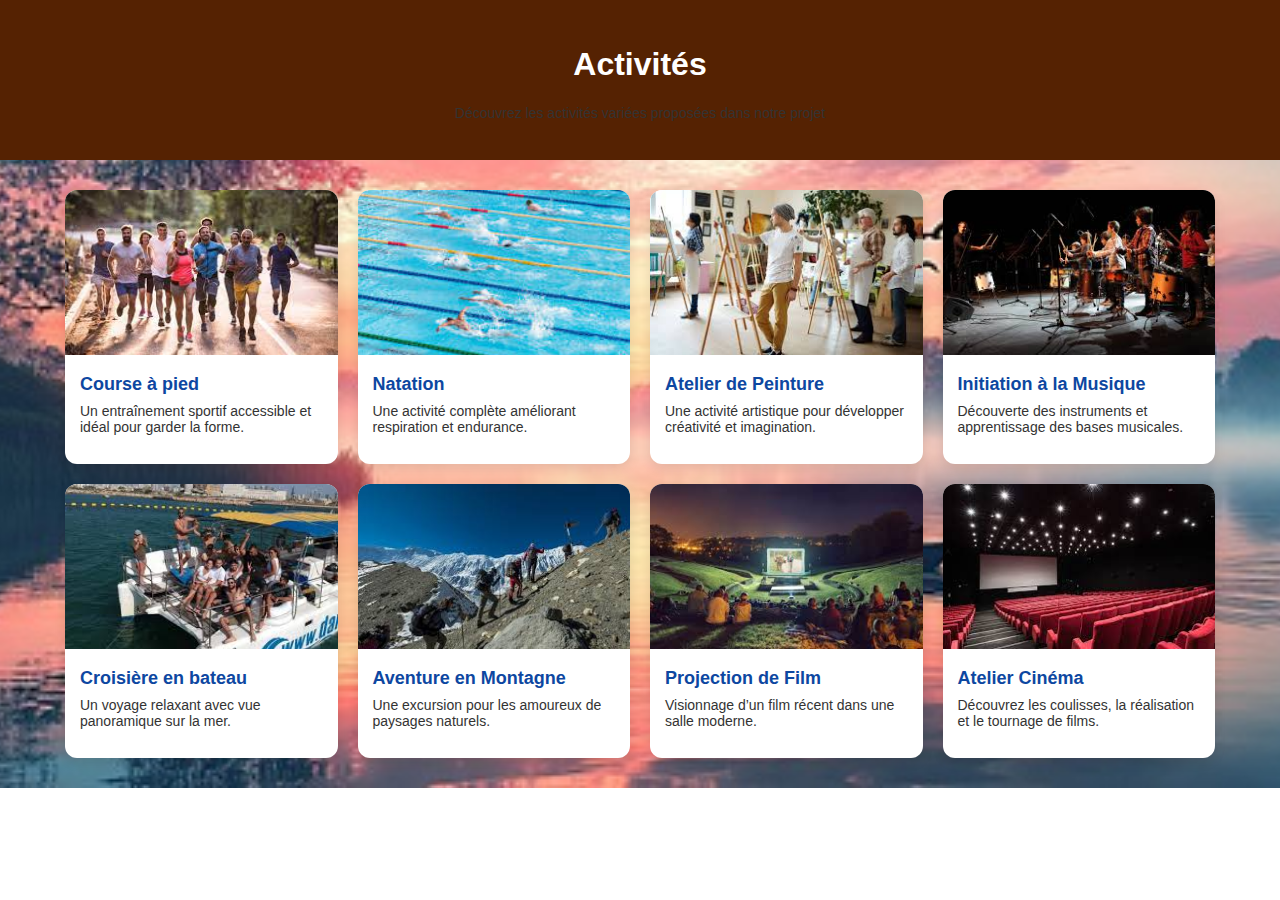
<file: activites.html>
<!DOCTYPE html>
<html lang="fr">
<head>
<meta charset="UTF-8">
<meta name="viewport" content="width=device-width, initial-scale=1.0">
<title>Activités Diverses</title>
<link rel="stylesheet" href="activites.css">
</head>
<body>

<header>
    <h1> Activités</h1>
    <p>Découvrez les activités variées proposées dans notre projet</p>
</header>

<div class="container">

    <!-- Activité Sportive 1 -->
    <div class="card">
        <img src="activite1.jpeg" alt="Course">
        <div class="content">
            <h3>Course à pied</h3>
            <p>Un entraînement sportif accessible et idéal pour garder la forme.</p>
        </div>
    </div>

    <!-- Activité Sportive 2 -->
    <div class="card">
        <img src="activite3.jpeg" alt="Natation">
        <div class="content">
            <h3>Natation</h3>
            <p>Une activité complète améliorant respiration et endurance.</p>
        </div>
    </div>

    <!-- Activité Art 1 -->
    <div class="card">
        <img src="activite5.jpeg" alt="Peinture">
        <div class="content">
            <h3>Atelier de Peinture</h3>
            <p>Une activité artistique pour développer créativité et imagination.</p>
        </div>
    </div>

    <!-- Activité Art 2 -->
    <div class="card">
        <img src="activite4.jpeg" alt="Musique">
        <div class="content">
            <h3>Initiation à la Musique</h3>
            <p>Découverte des instruments et apprentissage des bases musicales.</p>
        </div>
    </div>

    <!-- Activité Voyage 1 -->
    <div class="card">
        <img src="activite6.jpeg" alt="Croisière">
        <div class="content">
            <h3>Croisière en bateau</h3>
            <p>Un voyage relaxant avec vue panoramique sur la mer.</p>
        </div>
    </div>

    <!-- Activité Voyage 2 -->
    <div class="card">
        <img src="activite7.jpeg" alt="Aventure">
        <div class="content">
            <h3>Aventure en Montagne</h3>
            <p>Une excursion pour les amoureux de paysages naturels.</p>
        </div>
    </div>

    <!-- Activité Cinéma 1 -->
    <div class="card">
        <img src="activite8.jpeg" alt="Cinéma">
        <div class="content">
            <h3>Projection de Film</h3>
            <p>Visionnage d’un film récent dans une salle moderne.</p>
        </div>
    </div>

    <!-- Activité Cinéma 2 -->
    <div class="card">
        <img src="activite2.jpeg" alt="Making-of">
        <div class="content">
            <h3>Atelier Cinéma</h3>
            <p>Découvrez les coulisses, la réalisation et le tournage de films.</p>
        </div>
    </div>

</div>

</body>
</html>
</file>
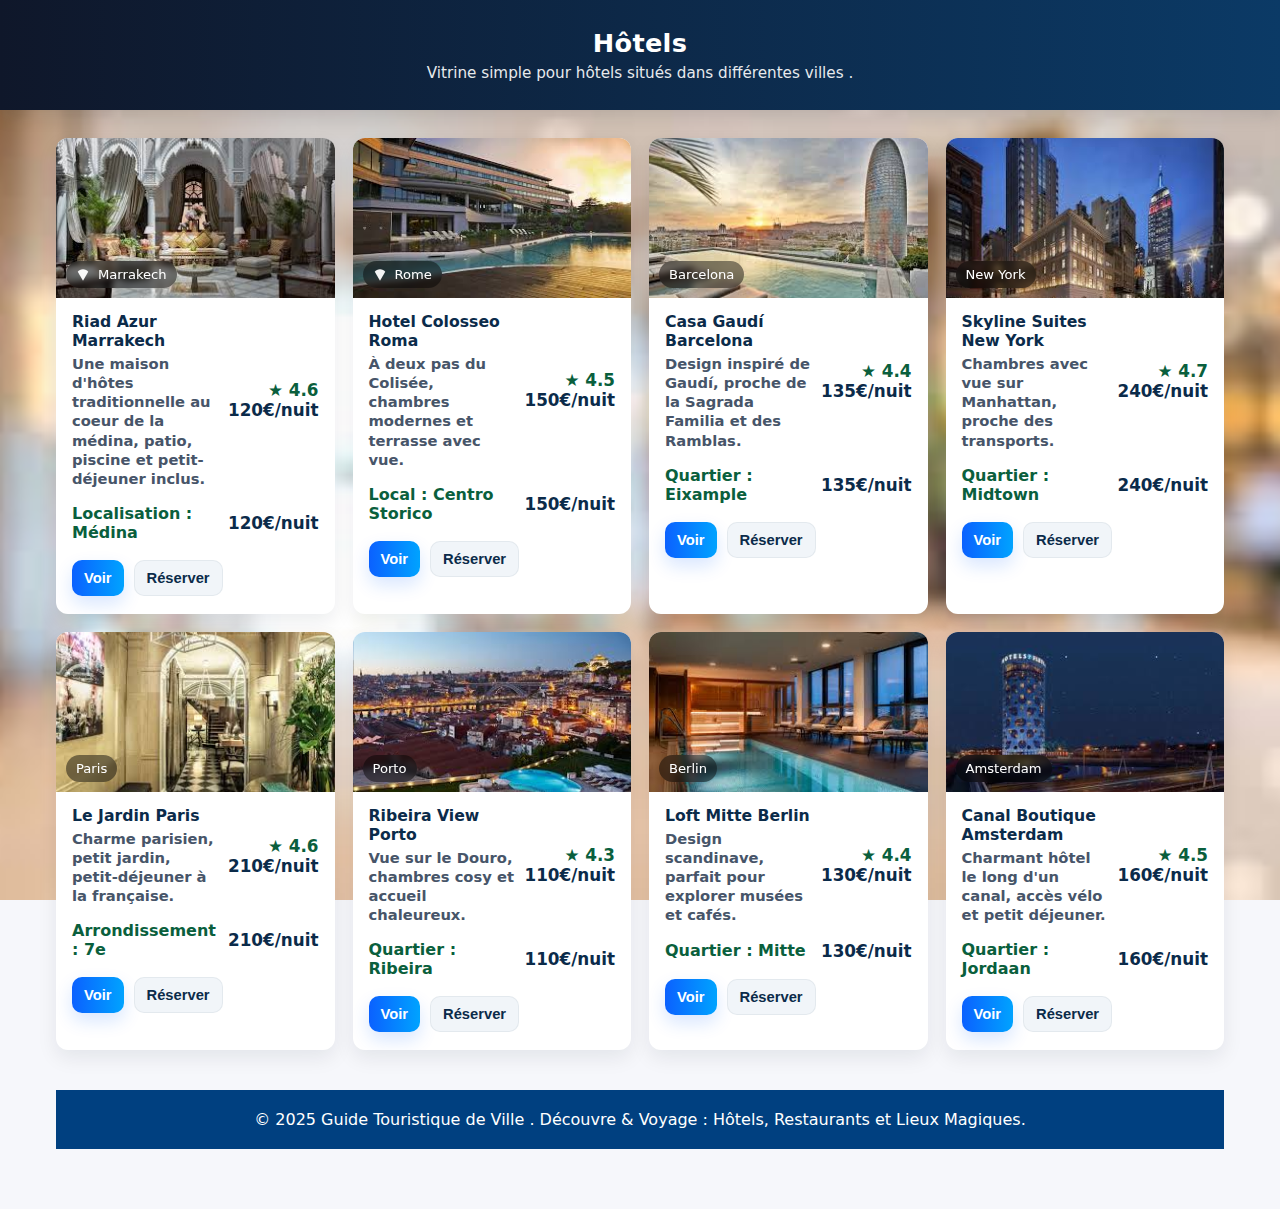
<file: hutol.html>
<!doctype html>
<html lang="fr">
<head>
  <meta charset="utf-8" />
  <meta name="viewport" content="width=device-width,initial-scale=1" />
  <title>Projet hôtels autour du monde</title>
  <link rel="stylesheet" href="hutol.css">
</head>
<body>
  <header>
    <h1> Hôtels </h1>
    <p>Vitrine simple pour  hôtels situés dans différentes villes .</p>
  </header>

  <main class="container" aria-live="polite">
    <section class="grid" id="hotels-grid">
      <!-- Carte template (répéter pour chaque hôtel) -->
      <!-- 1 Marrakech -->
      <article class="card" data-city="Marrakech" data-name="Riad Azur Marrakech" data-price="120€" data-rating="4.6" data-image="hotelimage">
        <div class="media" style="background-image:url(hotelimage.jpeg);" aria-hidden="true">
          <div class="badge" title="Marrakech">
            <svg viewBox="0 0 24 24" fill="currentColor" aria-hidden="true"><path d="M12 2C8.1 2 4.8 3.7 3 6.5L12 22l9-15.5C19.2 3.7 15.9 2 12 2z"/></svg>
            Marrakech
          </div>
        </div>
        <div class="content">
          <div class="city">
            <div>
              <div class="hotel-name">Riad Azur Marrakech</div>
              <div class="desc">Une maison d'hôtes traditionnelle au coeur de la médina, patio, piscine et petit-déjeuner inclus.</div>
            </div>
            <div style="text-align:right">
              <div class="rating">★ 4.6</div>
              <div class="price">120€/nuit</div>
            </div>
          </div>

          <div class="meta">
            <div class="rating">Localisation : Médina</div>
            <div class="price">120€/nuit</div>
          </div>

          <div class="actions">
            <button class="btn btn--primary" onclick="openModal(this.closest('.card'))" aria-label="Voir plus Riad Azur Marrakech">Voir</button>
            <button class="btn btn--ghost" onclick="reserve(this.closest('.card'))">Réserver</button>
          </div>
        </div>
      </article>

      <!-- 2 Roma -->
      <article class="card" data-city="Rome" data-name="Hotel Colosseo Roma" data-price="150€" data-rating="4.5" data-image="hotelroma">
        <div class="media" style="background-image:url('hotelroma.jpeg');">
          <div class="badge"><svg viewBox="0 0 24 24" fill="currentColor"><path d="M12 2C8.1 2 4.8 3.7 3 6.5L12 22l9-15.5C19.2 3.7 15.9 2 12 2z"/></svg>Rome</div>
        </div>
        <div class="content">
          <div class="city">
            <div>
              <div class="hotel-name">Hotel Colosseo Roma</div>
              <div class="desc">À deux pas du Colisée, chambres modernes et terrasse avec vue.</div>
            </div>
            <div style="text-align:right">
              <div class="rating">★ 4.5</div>
              <div class="price">150€/nuit</div>
            </div>
          </div>
          <div class="meta">
            <div class="rating">Local : Centro Storico</div>
            <div class="price">150€/nuit</div>
          </div>
          <div class="actions">
            <button class="btn btn--primary" onclick="openModal(this.closest('.card'))">Voir</button>
            <button class="btn btn--ghost" onclick="reserve(this.closest('.card'))">Réserver</button>
          </div>
        </div>
      </article>

      <!-- 3 Barcelona -->
      <article class="card" data-city="Barcelona" data-name="Casa Gaudí Barcelona" data-price="135€" data-rating="4.4" data-image="hotelbarca">
        <div class="media" style="background-image:url('hotelbarca.jpeg');">
          <div class="badge">Barcelona</div>
        </div>
        <div class="content">
          <div class="city">
            <div>
              <div class="hotel-name">Casa Gaudí Barcelona</div>
              <div class="desc">Design inspiré de Gaudí, proche de la Sagrada Familia et des Ramblas.</div>
            </div>
            <div style="text-align:right">
              <div class="rating">★ 4.4</div>
              <div class="price">135€/nuit</div>
            </div>
          </div>
          <div class="meta">
            <div class="rating">Quartier : Eixample</div>
            <div class="price">135€/nuit</div>
          </div>
          <div class="actions">
            <button class="btn btn--primary" onclick="openModal(this.closest('.card'))">Voir</button>
            <button class="btn btn--ghost" onclick="reserve(this.closest('.card'))">Réserver</button>
          </div>
        </div>
      </article>

      <!-- 4 New York -->
      <article class="card" data-city="New York" data-name="Skyline Suites New York" data-price="240€" data-rating="4.7" data-image="hotelnew">
        <div class="media" style="background-image:url('hotelnew.jpeg');">
          <div class="badge">New York</div>
        </div>
        <div class="content">
          <div class="city">
            <div>
              <div class="hotel-name">Skyline Suites New York</div>
              <div class="desc">Chambres avec vue sur Manhattan, proche des transports.</div>
            </div>
            <div style="text-align:right">
              <div class="rating">★ 4.7</div>
              <div class="price">240€/nuit</div>
            </div>
          </div>
          <div class="meta">
            <div class="rating">Quartier : Midtown</div>
            <div class="price">240€/nuit</div>
          </div>
          <div class="actions">
            <button class="btn btn--primary" onclick="openModal(this.closest('.card'))">Voir</button>
            <button class="btn btn--ghost" onclick="reserve(this.closest('.card'))">Réserver</button>
          </div>
        </div>
      </article>

      <!-- 5 Paris -->
      <article class="card" data-city="Paris" data-name="Le Jardin Paris" data-price="210€" data-rating="4.6" data-image="hotelparis">
        <div class="media" style="background-image:url('hotelparis.jpeg');">
          <div class="badge">Paris</div>
        </div>
        <div class="content">
          <div class="city">
            <div>
              <div class="hotel-name">Le Jardin Paris</div>
              <div class="desc">Charme parisien, petit jardin, petit-déjeuner à la française.</div>
            </div>
            <div style="text-align:right">
              <div class="rating">★ 4.6</div>
              <div class="price">210€/nuit</div>
            </div>
          </div>
          <div class="meta">
            <div class="rating">Arrondissement : 7e</div>
            <div class="price">210€/nuit</div>
          </div>
          <div class="actions">
            <button class="btn btn--primary" onclick="openModal(this.closest('.card'))">Voir</button>
            <button class="btn btn--ghost" onclick="reserve(this.closest('.card'))">Réserver</button>
          </div>
        </div>
      </article>

      <!-- 6 Porto -->
      <article class="card" data-city="Porto" data-name="Ribeira View Porto" data-price="110€" data-rating="4.3" data-image="hotelparis">
        <div class="media" style="background-image:url('hotelporto.jpeg');">
          <div class="badge">Porto</div>
        </div>
        <div class="content">
          <div class="city">
            <div>
              <div class="hotel-name">Ribeira View Porto</div>
              <div class="desc">Vue sur le Douro, chambres cosy et accueil chaleureux.</div>
            </div>
            <div style="text-align:right">
              <div class="rating">★ 4.3</div>
              <div class="price">110€/nuit</div>
            </div>
          </div>
          <div class="meta">
            <div class="rating">Quartier : Ribeira</div>
            <div class="price">110€/nuit</div>
          </div>
          <div class="actions">
            <button class="btn btn--primary" onclick="openModal(this.closest('.card'))">Voir</button>
            <button class="btn btn--ghost" onclick="reserve(this.closest('.card'))">Réserver</button>
          </div>
        </div>
      </article>

      <!-- 7 Berlin -->
      <article class="card" data-city="Berlin" data-name="Loft Mitte Berlin" data-price="130€" data-rating="4.4" data-image="hotelberlin">
        <div class="media" style="background-image:url('hotelberlin.jpeg');">
          <div class="badge">Berlin</div>
        </div>
        <div class="content">
          <div class="city">
            <div>
              <div class="hotel-name">Loft Mitte Berlin</div>
              <div class="desc">Design scandinave, parfait pour explorer musées et cafés.</div>
            </div>
            <div style="text-align:right">
              <div class="rating">★ 4.4</div>
              <div class="price">130€/nuit</div>
            </div>
          </div>
          <div class="meta">
            <div class="rating">Quartier : Mitte</div>
            <div class="price">130€/nuit</div>
          </div>
          <div class="actions">
            <button class="btn btn--primary" onclick="openModal(this.closest('.card'))">Voir</button>
            <button class="btn btn--ghost" onclick="reserve(this.closest('.card'))">Réserver</button>
          </div>
        </div>
      </article>

      <!-- 8 Amsterdam -->
      <article class="card" data-city="Amsterdam" data-name="Canal Boutique Amsterdam" data-price="160€" data-rating="4.5" data-image="hotelamstrdam">
        <div class="media" style="background-image:url('hotelamstrdam.jpeg');">
          <div class="badge">Amsterdam</div>
        </div>
        <div class="content">
          <div class="city">
            <div>
              <div class="hotel-name">Canal Boutique Amsterdam</div>
              <div class="desc">Charmant hôtel le long d'un canal, accès vélo et petit déjeuner.</div>
            </div>
            <div style="text-align:right">
              <div class="rating">★ 4.5</div>
              <div class="price">160€/nuit</div>
            </div>
          </div>
          <div class="meta">
            <div class="rating">Quartier : Jordaan</div>
            <div class="price">160€/nuit</div>
          </div>
          <div class="actions">
            <button class="btn btn--primary" onclick="openModal(this.closest('.card'))">Voir</button>
            <button class="btn btn--ghost" onclick="reserve(this.closest('.card'))">Réserver</button>
          </div>
        </div>
      </article>

      

    </section>

    <footer>
      © 2025 Guide Touristique de Ville . Découvre & Voyage : Hôtels, Restaurants et Lieux Magiques.
    </footer>
  </main>

  <!-- Modal -->
  <div id="modalBackdrop" class="modal-backdrop" role="dialog" aria-modal="true" aria-hidden="true">
    <div class="modal" role="document">
      <div class="left" id="modalImage" style="background-image:url('')"></div>
      <div class="right">
        <div style="display:flex;justify-content:space-between;align-items:center;">
          <div>
            <h3 id="modalTitle">Titre</h3>
            <div id="modalCity" style="color:#6b7280;font-weight:600"></div>
          </div>
          <button class="close" aria-label="Fermer la fenêtre" onclick="closeModal()">✕</button>
        </div>

        <p id="modalDesc">Description détaillée de l'hôtel. Ajoutez des équipements, politiques et liens.</p>

        <ul style="margin:10px 0 14px;color:#334155;line-height:1.45">
          <li id="modalRating">Note : ★ 4.6</li>
          <li id="modalPrice">Prix indicatif : 120€/nuit</li>
          <li id="modalLocation">Localisation : Centre ville</li>
        </ul>

        <div style="display:flex;gap:10px;">
          <button class="btn btn--primary" onclick="bookFromModal()">Réserver maintenant</button>
          <button class="btn btn--ghost" onclick="closeModal()">Fermer</button>
        </div>

      </div>
    </div>
  </div>

  <script>
    // Ouvre la modal en lisant data-* de la carte
    function openModal(card){
      const backdrop = document.getElementById('modalBackdrop');
      const title = document.getElementById('modalTitle');
      const city = document.getElementById('modalCity');
      const desc = document.getElementById('modalDesc');
      const rating = document.getElementById('modalRating');
      const price = document.getElementById('modalPrice');
      const location = document.getElementById('modalLocation');
      const img = document.getElementById('modalImage');

      const name = card.dataset.name || 'Hôtel';
      const c = card.dataset.city || '';
      const p = card.dataset.price || '';
      const r = card.dataset.rating || '';
      const image = card.dataset.image || '';

      title.textContent = name;
      city.textContent = c;
      desc.textContent = card.querySelector('.desc') ? card.querySelector('.desc').textContent : "Description non disponible.";
      rating.textContent = 'Note : ★ ' + r;
      price.textContent = 'Prix indicatif : ' + p;
      location.textContent = 'Localisation : ' + (card.querySelector('.meta') ? card.querySelector('.meta').textContent.trim() : '—');

      img.style.backgroundImage = image ? 'url(\"' + image + '\")' : '';
      backdrop.classList.add('show');
      backdrop.setAttribute('aria-hidden','false');

      // focus trap simple
      document.body.style.overflow = 'hidden';
    }

    function closeModal(){
      const backdrop = document.getElementById('modalBackdrop');
      backdrop.classList.remove('show');
      backdrop.setAttribute('aria-hidden','true');
      document.body.style.overflow = '';
    }

    // Example reservation handler
    function reserve(card){
      const name = card.dataset.name || 'cet hôtel';
      alert('Simuler réservation pour ' + name + '. Ajoutez ici votre logique (formulaire / redirection).');
    }

    function bookFromModal(){
      alert('Simuler réservation depuis la modal. Intégrez votre flux de paiement ou formulaire ici.');
      closeModal();
    }

    // fermer modal si on clique en dehors
    document.getElementById('modalBackdrop').addEventListener('click', function(e){
      if (e.target === this) closeModal();
    });

    // fermeture avec ESC
    document.addEventListener('keydown', function(e){
      if (e.key === 'Escape') closeModal();
    });</script>
</body>
</html>
</file>
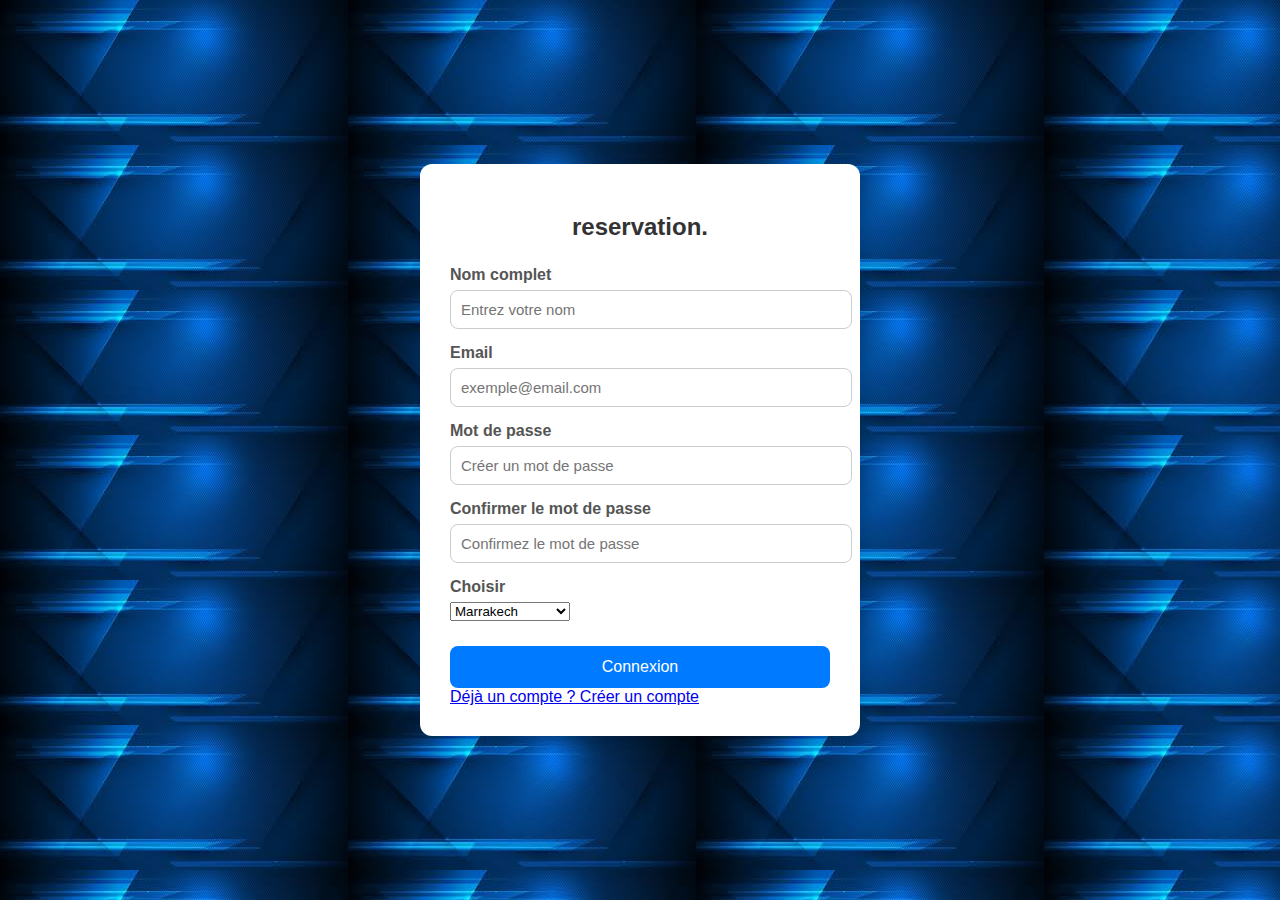
<file: inscrire re.html>
<!DOCTYPE html>
<html lang="fr">

<head>
    <meta charset="UTF-8" />
    <meta name="viewport" content="width=device-width, initial-scale=1.0" />
    <title>Page d'inscription - Guide Touristique</title>
    <link rel="stylesheet" href="inscrire.css">
    <style>
         
        body {
            font-family: Arial, sans-serif;
            background: #f2f4f8;
            display: flex;
            justify-content: center;
            align-items: center;
            height: 100vh;
            margin: 0;
            background-image: url(inscrireback.jpeg);
        }

        .container {
            background: #fff;
            width: 380px;
            padding: 30px;
            border-radius: 12px;
            box-shadow: 0 4px 12px rgba(0, 0, 0, 0.1);
        }

        h2 {
            text-align: center;
            margin-bottom: 25px;
            color: #333;
        }

        label {
            font-weight: bold;
            display: block;
            margin-bottom: 6px;
            margin-top: 15px;
            color: #555;
        }

        input {
            width: 100%;
            padding: 10px;
            border-radius: 8px;
            border: 1px solid #ccc;
            font-size: 15px;
        }

        input:focus {
            border-color: #007bff;
            outline: none;
        }

        button {
            width: 100%;
            margin-top: 25px;
            padding: 12px;
            border: none;
            background: #007bff;
            color: white;
            font-size: 16px;
            border-radius: 8px;
            cursor: pointer;
            transition: 0.3s;
        }

        button:hover {
            background: #0056b3;
        }

        .login-link {
            text-align: center;
            margin-top: 15px;
            font-size: 14px;
        }

        .login-link a {
            color: #007bff;
            text-decoration: none;
        }

        .login-link a:hover {
            text-decoration: underline;
        }
    
    </style>
</head>

<body>

    <div class="container">
        <h2>reservation.</h2>

        <form>
            <label for="nom">Nom complet</label>
            <input type="text" id="nom" placeholder="Entrez votre nom" required>

            <label for="email">Email</label>
            <input type="email" id="email" placeholder="exemple@email.com" required>

            <label for="password">Mot de passe</label>
            <input type="password" id="password" placeholder="Créer un mot de passe" required>

            <label for="password2">Confirmer le mot de passe</label>
            <input type="password" id="password2" placeholder="Confirmez le mot de passe" required>

            

            <label for="cnt">Choisir</label>
            <select name="country" id="cnt">
                <optgroup label="section 1">
                    <option value="mor">Marrakech</option>
                    <option value="egy">New York</option>
                    <option value="mal">Tokyo</option>
                    <option value="mor">Rio de janeiro</option>
                    <option value="egy">Barcelona</option>
                    <option value="mal">Paris</option>
                    <option value="mor">Sydeny</option>
                    <option value="egy">Porto</option>
                    <option value="mal">picchu</option>

                </optgroup>
               
                    
            </select>
           
 <button type="submit">Connexion</button>
  <div class="auth-links">
                        <a href="#" onclick="showTab('login')">Déjà un compte ? Créer un compte</a>
                    </div>

        </form>
    </div>

</body>

</html>
</file>
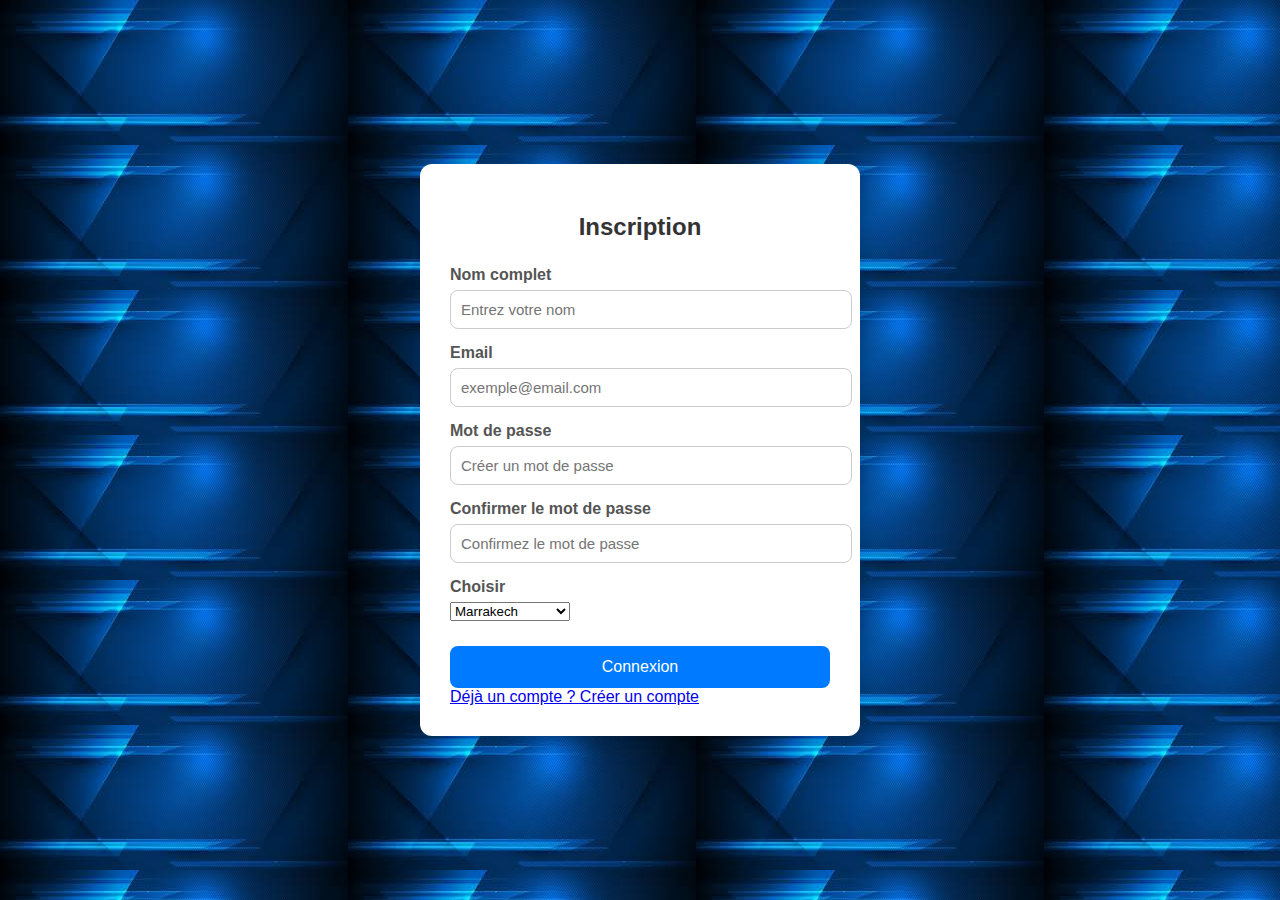
<file: inscrire.html>
<!DOCTYPE html>
<html lang="fr">

<head>
    <meta charset="UTF-8" />
    <meta name="viewport" content="width=device-width, initial-scale=1.0" />
    <title>Page d'inscription - Guide Touristique</title>
    <link rel="stylesheet" href="inscrire.css">
</head>

<body>

    <div class="container">
        <h2>Inscription</h2>

        <form>
            <label for="nom">Nom complet</label>
            <input type="text" id="nom" placeholder="Entrez votre nom" required>

            <label for="email">Email</label>
            <input type="email" id="email" placeholder="exemple@email.com" required>

            <label for="password">Mot de passe</label>
            <input type="password" id="password" placeholder="Créer un mot de passe" required>

            <label for="password2">Confirmer le mot de passe</label>
            <input type="password" id="password2" placeholder="Confirmez le mot de passe" required>

            <label for="cnt">Choisir</label>
            <select name="country" id="cnt">
                <optgroup label="section 1">
                    <option value="mor">Marrakech</option>
                    <option value="egy">New York</option>
                    <option value="mal">Tokyo</option>
                    <option value="mor">Rio de janeiro</option>
                    <option value="egy">Barcelona</option>
                    <option value="mal">Paris</option>
                    <option value="mor">Sydeny</option>
                    <option value="egy">Porto</option>
                    <option value="mal">picchu</option>

                </optgroup>

                 
                    
            </select>
            <button type="submit">Connexion</button>
            
                    <div class="auth-links">
                        <a href="#" onclick="showTab('login')">Déjà un compte ? Créer un compte</a>
                    </div>


        </form>
    </div>

</body>

</html>
</file>
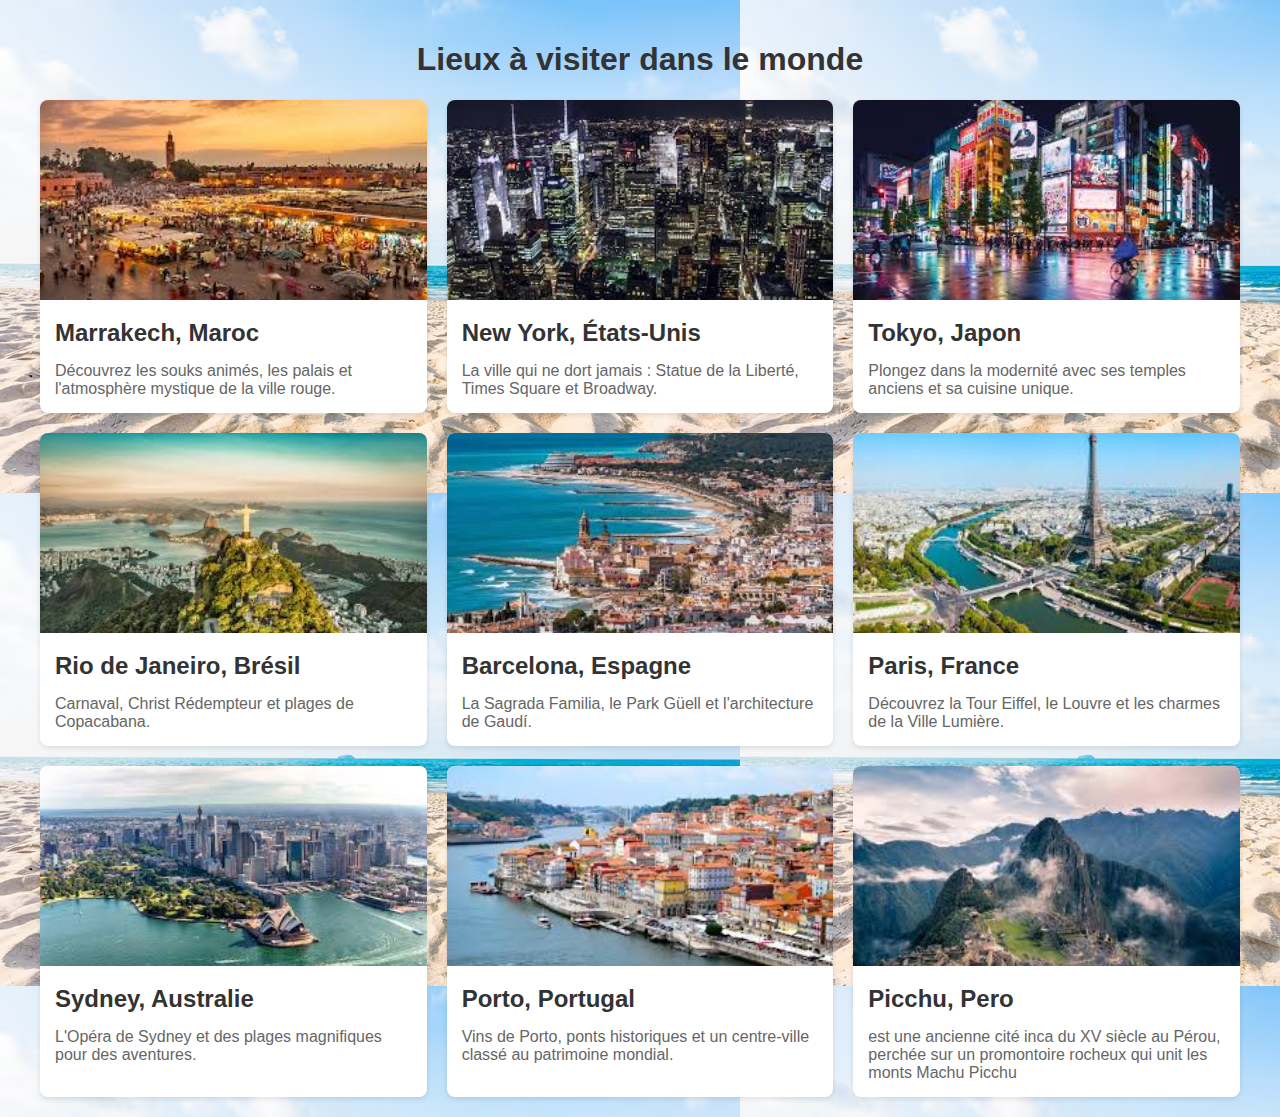
<file: lieux.html>
<!DOCTYPE html>
<html lang="fr">
<head>
    <meta charset="UTF-8">
    <meta name="viewport" content="width=device-width, initial-scale=1.0">
    <title>Lieux à visiter  villes du monde</title>
   <link rel="stylesheet" href="lieux.css">
</head>
<body>
    <h1>Lieux à visiter dans le monde</h1>
    <div class="places">
        <div class="place">
            <img src="marrakech.jpeg" alt="Marrakech">
            <h2>Marrakech, Maroc</h2>
            <p>Découvrez les souks animés, les palais et l'atmosphère mystique de la ville rouge.</p>
           
        </div>
        <div class="place">
            <img src="usa1.jpeg" alt="New York">
            <h2>New York, États-Unis</h2>
            <p>La ville qui ne dort jamais : Statue de la Liberté, Times Square et Broadway.</p>
          
        </div>
        <div class="place">
            <img src="tokyo1.jpeg" alt="Tokyo">
            <h2>Tokyo, Japon</h2>
            <p>Plongez dans la modernité avec ses temples anciens et sa cuisine unique.</p>
            
        </div>
        <div class="place">
            <img src="brésil1.jpeg" alt="Rio de Janeiro">
            <h2>Rio de Janeiro, Brésil</h2>
            <p>Carnaval, Christ Rédempteur et plages de Copacabana.</p>
            
        </div>
        <div class="place">
            <img src="barca.jpeg" alt="Barcelona">
            <h2>Barcelona, Espagne</h2>
            <p>La Sagrada Familia, le Park Güell et l'architecture de Gaudí.</p>
           
        </div>
        <div class="place">
            <img src="paris2.jpeg" alt="Paris">
            <h2>Paris, France</h2>
            <p>Découvrez la Tour Eiffel, le Louvre et les charmes de la Ville Lumière.</p>
           
        </div>
        <div class="place">
            <img src="sydney1.jpeg" alt="Sydney">
            <h2>Sydney, Australie</h2>
            <p>L'Opéra de Sydney et des plages magnifiques pour des aventures.</p>
           
        </div>
        <div class="place">
            <img src="portoimage.jpeg" alt="Porto">
            <h2>Porto, Portugal</h2>
            <p>Vins de Porto, ponts historiques et un centre-ville classé au patrimoine mondial.</p>
          
        </div>
        <div class="place">
            <img src="picchu.jpeg" alt="picchu">
            <h2>Picchu, Pero</h2>
            <p>est une ancienne cité inca du XV siècle au Pérou, perchée sur un promontoire rocheux qui unit les monts Machu Picchu</p>
            
        </div>
    </div>
</body>
</html>
</file>
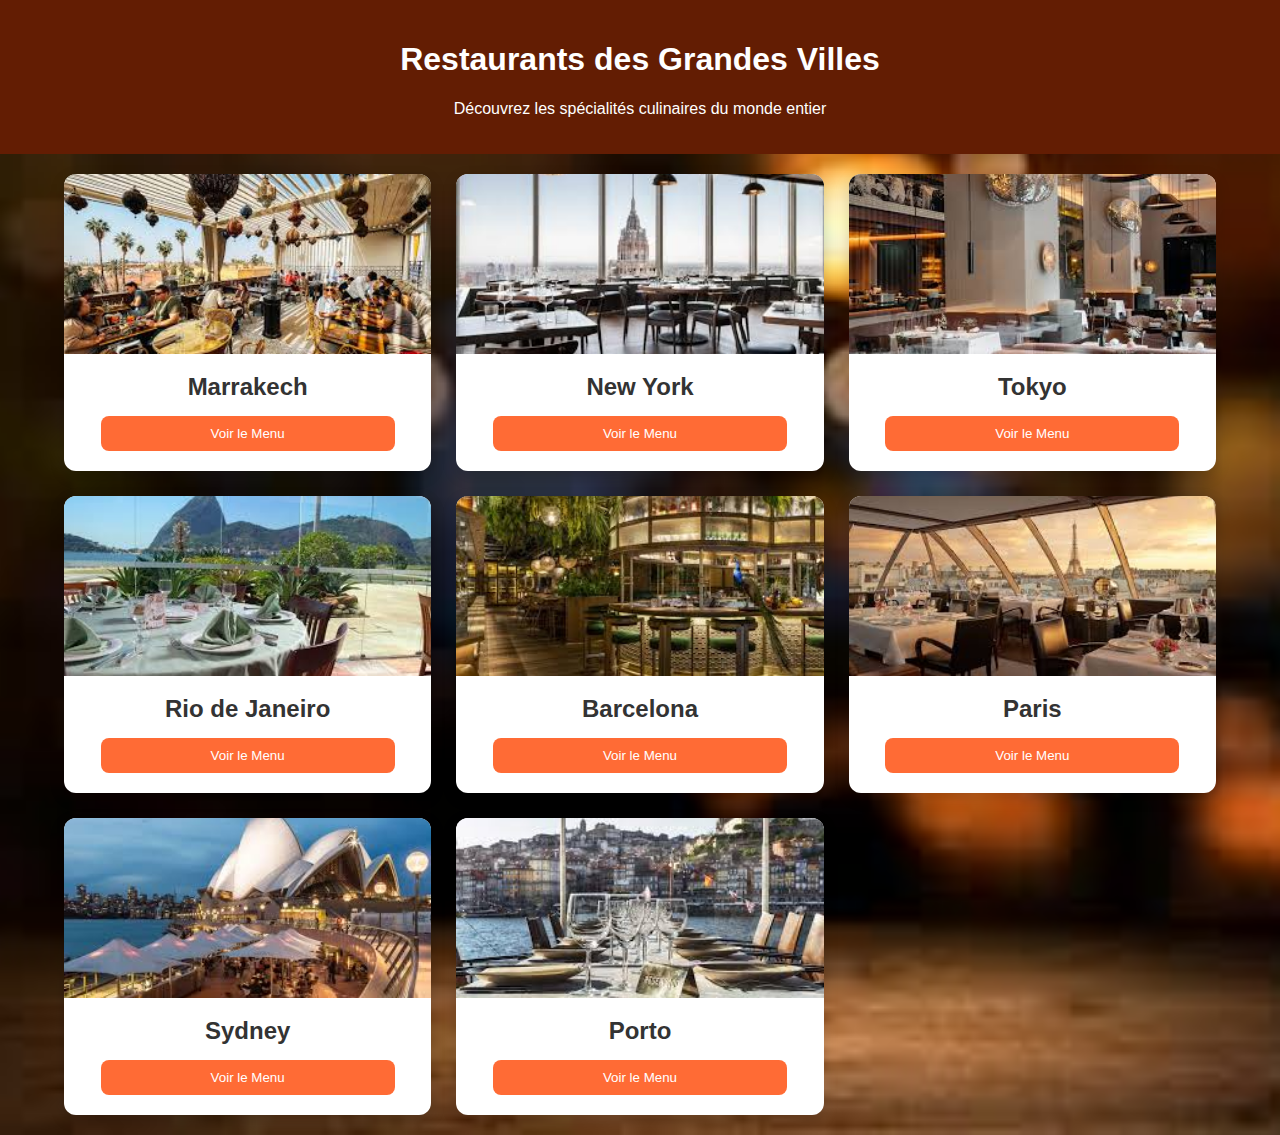
<file: restaurants.html>
<!DOCTYPE html>
<html lang="fr">
<head>
    <meta charset="UTF-8">
    <meta name="viewport" content="width=device-width, initial-scale=1.0">
    <title>Restaurants des Villes</title>
    <link rel="stylesheet" href="restaurants.css">
</head>
<body>

<header>
    <h1>Restaurants des Grandes Villes</h1>
    <p>Découvrez les spécialités culinaires du monde entier</p>
</header>

<div class="container">

    <!-- ========= MODELE POUR UNE VILLE ========= -->

    <div class="city">
        <img src="resto1.jpeg.jpg" alt="Marrakech Restaurant">
        <h2>Marrakech</h2>
        <button class="menu-btn">Voir le Menu</button>
        <ul class="menu-list">
            <li>Tajine</li>
            <li>Couscous</li>
            <li>Pastilla</li>
            <li>Tanjia</li>
            <li>Harira</li>
            <li>Msemen</li>
            <li>Rfissa</li>
            <li>Brochettes Marocaines</li>
            <li>Chebakia</li>
        </ul>
    </div>

    <div class="city">
        <img src="resto2.jpeg.jpg" alt="New York Restaurant">
        <h2>New York</h2>
        <button class="menu-btn">Voir le Menu</button>
        <ul class="menu-list">
            <li>Cheeseburger</li>
            <li>Hot Dog</li>
            <li>New York Pizza</li>
            <li>Bagel</li>
            <li>Pastrami Sandwich</li>
            <li>Buffalo Wings</li>
            <li>Brownie</li>
            <li>Milkshake</li>
            <li>Cheesecake</li>
        </ul>
    </div>

    <div class="city">
        <img src="resto3.jpeg.jpg" alt="Tokyo Restaurant">
        <h2>Tokyo</h2>
        <button class="menu-btn">Voir le Menu</button>
        <ul class="menu-list">
            <li>Sushi</li>
            <li>Ramen</li>
            <li>Tempura</li>
            <li>Okonomiyaki</li>
            <li>Sashimi</li>
            <li>Udon</li>
            <li>Yakitori</li>
            <li>Katsudon</li>
            <li>Mochi</li>
        </ul>
    </div>

    <div class="city">
        <img src="resto4.jpeg.jpg" alt="Rio de Janeiro Restaurant">
        <h2>Rio de Janeiro</h2>
        <button class="menu-btn">Voir le Menu</button>
        <ul class="menu-list">
            <li>Feijoada</li>
            <li>Pão de queijo</li>
            <li>Churrasco</li>
            <li>Moqueca</li>
            <li>Acarajé</li>
            <li>Pastel</li>
            <li>Brigadeiro</li>
            <li>Coxinha</li>
            <li>Farofa</li>
        </ul>
    </div>

    <div class="city">
        <img src="resto5.jpeg.jpg" alt="Barcelona Restaurant">
        <h2>Barcelona</h2>
        <button class="menu-btn">Voir le Menu</button>
        <ul class="menu-list">
            <li>Paella</li>
            <li>Tapas</li>
            <li>Tortilla Española</li>
            <li>Churros</li>
            <li>Crema Catalana</li>
            <li>Fideuà</li>
            <li>Jamón Ibérico</li>
            <li>Patatas Bravas</li>
            <li>Bocadillo</li>
        </ul>
    </div>

    <div class="city">
        <img src="resto6.jpeg.jpg" alt="Paris Restaurant">
        <h2>Paris</h2>
        <button class="menu-btn">Voir le Menu</button>
        <ul class="menu-list">
            <li>Baguette</li>
            <li>Croissant</li>
            <li>Steak Frites</li>
            <li>Escargots</li>
            <li>Quiche Lorraine</li>
            <li>Crêpes</li>
            <li>Soupe à l'oignon</li>
            <li>Macarons</li>
            <li>Ratatouille</li>
        </ul>
    </div>

    <div class="city">
        <img src="resto7.jpeg.jpg" alt="Sydney Restaurant">
        <h2>Sydney</h2>
        <button class="menu-btn">Voir le Menu</button>
        <ul class="menu-list">
            <li>Meat Pie</li>
            <li>Fish & Chips</li>
            <li>Lamington</li>
            <li>Barbecue Australien</li>
            <li>Pavlova</li>
            <li>Schnitzel</li>
            <li>Sydney Rock Oysters</li>
            <li>Barramundi</li>
            <li>Avocado Toast</li>
        </ul>
    </div>

    <div class="city">
        <img src="resto8.jpeg.jpg" alt="Porto Restaurant">
        <h2>Porto</h2>
        <button class="menu-btn">Voir le Menu</button>
        <ul class="menu-list">
            <li>Francesinha</li>
            <li>Bacalhau</li>
            <li>Tripas à moda do Porto</li>
            <li>Caldo Verde</li>
            <li>Pastéis de Nata</li>
            <li>Arroz de Pato</li>
            <li>Polvo à Lagareiro</li>
            <li>Bolinhos de Bacalhau</li>
            <li>Pão de Ló</li>
        </ul>
    </div>

</div>

<script>
    const buttons = document.querySelectorAll(".menu-btn");

    buttons.forEach(btn => {
        btn.addEventListener("click", () => {
            const menu = btn.nextElementSibling;
            menu.classList.toggle("show");
        });
    });
</script>

</body>
</html>
</file>
<file: activites.css>
body {
    font-family: Arial, sans-serif;
    margin: 0;
    padding: 0;
    background: #f4f6f9;
    background: url(backacti.jpg);
    background-position: center;
    background-repeat: no-repeat;
    background-size: cover;
}

header {
    background: #552202;
    color: white;
    padding: 25px;
    text-align: center;
}

.container {
    max-width: 1150px;
    margin: 30px auto;
    display: grid;
    grid-template-columns: repeat(auto-fit, minmax(260px, 1fr));
    gap: 20px;
    padding: 0 20px;
}

.card {
    background: white;
    border-radius: 12px;
    overflow: hidden;
    box-shadow: 0 4px 12px rgba(0, 0, 0, 0.1);
    transition: 0.3s;
}

.card:hover {
    transform: translateY(-6px);
    box-shadow: 0 8px 18px rgba(0, 0, 0, 0.18);
}

.card img {
    width: 100%;
    height: 165px;
    object-fit: cover;
}

.content {
    padding: 15px;
}

h3 {
    margin: 0;
    font-size: 18px;
    color: #0d47a1;
}

p {
    color: #333;
    font-size: 14px;
    margin-top: 8px;
}
</file>
<file: inscrire.css>
body {
            font-family: Arial, sans-serif;
            background: #f2f4f8;
            display: flex;
            justify-content: center;
            align-items: center;
            height: 100vh;
            margin: 0;
            background-image: url(inscrireback.jpeg);
        }

        .container {
            background: #fff;
            width: 380px;
            padding: 30px;
            border-radius: 12px;
            box-shadow: 0 4px 12px rgba(0, 0, 0, 0.1);
        }

        h2 {
            text-align: center;
            margin-bottom: 25px;
            color: #333;
        }

        label {
            font-weight: bold;
            display: block;
            margin-bottom: 6px;
            margin-top: 15px;
            color: #555;
        }

        input {
            width: 100%;
            padding: 10px;
            border-radius: 8px;
            border: 1px solid #ccc;
            font-size: 15px;
        }

        input:focus {
            border-color: #007bff;
            outline: none;
        }

        button {
            width: 100%;
            margin-top: 25px;
            padding: 12px;
            border: none;
            background: #007bff;
            color: white;
            font-size: 16px;
            border-radius: 8px;
            cursor: pointer;
            transition: 0.3s;
        }

        button:hover {
            background: #0056b3;
        }

        .login-link {
            text-align: center;
            margin-top: 15px;
            font-size: 14px;
        }

        .login-link a {
            color: #007bff;
            text-decoration: none;
        }

        .login-link a:hover {
            text-decoration: underline;
        }
</file>
<file: lieux.css>
body {
            font-family: Arial, sans-serif;
            margin: 0;
            padding: 20px;
            background-color: #f4f4f4;
            background-image: url(backg.avif);
        }
        h1 {
            text-align: center;
            color: #333;
        }
        .places {
            display: grid;
            grid-template-columns: repeat(auto-fit, minmax(300px, 1fr));
            gap: 20px;
            max-width: 1200px;
            margin: 0 auto;
        }
        .place {
            background-color: white;
            border-radius: 8px;
            box-shadow: 0 2px 5px rgba(0,0,0,0.1);
            overflow: hidden;
            transition: transform 0.2s;
        }
        .place:hover {
            transform: translateY(-5px);
        }
        .place img {
            width: 100%;
            height: 200px;
            object-fit: cover;
        }
        .place h2 {
            margin: 15px;
            color: #333;
        }
        .place p {
            margin: 0 15px 15px;
            color: #666;
        }
</file>
<file: restaurants.css>
body {
    font-family: Arial, sans-serif;
    background: #eef0f2;
    margin: 0;
    background-image: url(restoo.jpeg);
    background-position: center;
    background-repeat: no-repeat;
    background-size: cover;
}

header {
    text-align: center;
    background: #631d03;
    color: white;
    padding: 20px;
}

.container {
    width: 90%;
    margin: auto;
    display: grid;
    grid-template-columns: repeat(auto-fit, minmax(280px, 1fr));
    gap: 25px;
    padding: 20px 0;
}

.city {
    background: white;
    border-radius: 12px;
    box-shadow: 0 5px 15px rgba(0,0,0,0.15);
    padding-bottom: 20px;
    overflow: hidden;
}

.city img {
    width: 100%;
    height: 180px;
    object-fit: cover;
}

.city h2 {
    text-align: center;
    margin: 15px 0;
    color: #333;
}

.menu-btn {
    display: block;
    width: 80%;
    margin: 0 auto;
    padding: 10px;
    background: #ff6b35;
    color: white;
    border: none;
    border-radius: 8px;
    cursor: pointer;
    transition: 0.3s;
}

.menu-btn:hover {
    background: #e05b2e;
}

.menu-list {
    display: none;
    margin-top: 15px;
    padding-left: 30px;
}

.menu-list.show {
    display: block;
}

.menu-list li {
    margin-bottom: 8px;
    color: #444;
    font-size: 15px;
}
</file>
<file: hutol.css>
/* Reset léger */
    * { box-sizing: border-box; margin: 0; padding: 0; }
    html,body { height: 100%; font-family: Inter, system-ui, -apple-system, "Segoe UI", Roboto, "Helvetica Neue", Arial; background: #f6f7fb; color:#222;
    background-image: url(hotelbackground.jpeg);
  background-position: center;
    background-repeat: no-repeat;
    background-size: cover; }

    header {
      background: linear-gradient(90deg,#0f172a,#0b3a66);
      color: #fff;
      padding: 28px 20px;
      text-align: center;
      box-shadow: 0 4px 18px rgba(11,26,40,0.15);
    }
    header h1 { font-size: 1.6rem; letter-spacing: .3px; }
    header p { opacity: .9; margin-top:6px; font-size: .95rem; }

    .container {
      max-width: 1200px;
      margin: 28px auto;
      padding: 0 16px 60px;
    }

    /* Grid des cartes */
    .grid {
      display: grid;
      grid-template-columns: repeat(auto-fit, minmax(260px, 1fr));
      gap: 18px;
    }

    .card {
      background: #fff;
      border-radius: 12px;
      overflow: hidden;
      box-shadow: 0 8px 20px rgba(13,30,43,0.08);
      transition: transform .22s ease, box-shadow .22s ease;
      display: flex;
      flex-direction: column;
      min-height: 360px;
    }
    .card:hover { transform: translateY(-6px); box-shadow: 0 18px 40px rgba(13,30,43,0.12); }

    .card .media {
      height: 160px;
      background-size: cover;
      background-position: center;
      position: relative;
      display: flex;
      align-items: flex-end;
      padding: 10px;
      color: #fff;
    }
    .badge {
      background: rgba(0,0,0,.45);
      padding: 6px 10px;
      border-radius: 999px;
      font-size: .82rem;
      display: inline-flex;
      gap:8px;
      align-items:center;
      backdrop-filter: blur(3px);
    }
    .badge svg { width: 14px; height: 14px; opacity: .95; }

    .card .content {
      padding: 14px 16px 18px;
      display: flex;
      flex-direction: column;
      gap: 10px;
      flex: 1;
    }

    .city {
      font-weight: 700;
      font-size: 1.05rem;
      display: flex;
      justify-content: space-between;
      align-items: center;
      gap: 10px;
    }
    .hotel-name { color: #0b2b4a; font-weight: 600; font-size: .98rem; }
    .desc { color: #475569; font-size: .92rem; line-height: 1.3; margin-top: 4px; flex: 1; }

    .meta {
      display:flex;
      justify-content:space-between;
      align-items:center;
      gap:10px;
      margin-top: 6px;
    }
    .rating {
      display:inline-flex;
      align-items:center;
      gap:6px;
      font-weight:600;
      color: #0a5f3d;
    }
    .price { font-weight:700; color:#0b2b4a; font-size:1.05rem; }

    .actions {
      display:flex;
      gap:10px;
      margin-top: 8px;
    }
    .btn {
      padding: 9px 12px;
      border-radius: 10px;
      border: none;
      cursor: pointer;
      font-weight: 600;
      font-size: .92rem;
      display:inline-flex;
      align-items:center;
      gap:8px;
    }
    .btn--primary {
      background: linear-gradient(90deg,#0b61ff, #00a3ff);
      color: white;
      box-shadow: 0 8px 18px rgba(11,97,255,0.16);
    }
    .btn--ghost {
      background: #f1f5f9;
      color: #0b2b4a;
      border: 1px solid rgba(11,43,74,0.06);
    }

    footer {
            background: #004080;
            color: white;
            text-align: center;
            padding: 20px 0;
            margin-top: 40px;
        }

    /* Modal léger */
    .modal-backdrop {
      position: fixed;
      inset: 0;
      background: rgba(2,6,23,0.55);
      display: none;
      align-items:center;
      justify-content:center;
      z-index: 60;
    }
    .modal {
      background: #fff;
      width: min(920px, 94%);
      border-radius: 12px;
      overflow: hidden;
      box-shadow: 0 18px 60px rgba(2,6,23,0.45);
      display:flex;
      gap: 0;
      max-height: 90vh;
    }
    .modal .left {
      flex: 1 1 48%;
      min-height: 300px;
      background-size: cover;
      background-position:center;
    }
    .modal .right {
      flex: 1 1 52%;
      padding: 18px 18px;
      overflow:auto;
    }
    .close {
      background: none;
      border: none;
      font-size: 18px;
      cursor:pointer;
      color:#334155;
      padding:6px 8px;
    }
    .modal h3 { margin-top:4px; margin-bottom:8px; }
    .modal p { color:#475569; line-height:1.45; margin-bottom:10px; }

    .show { display:flex !important; }

    /* responsive tweaks */
    @media (max-width:520px){
      header h1{font-size:1.2rem}
      .card { min-height: 320px; }
      .card .media { height: 140px; }
    }
</file>
